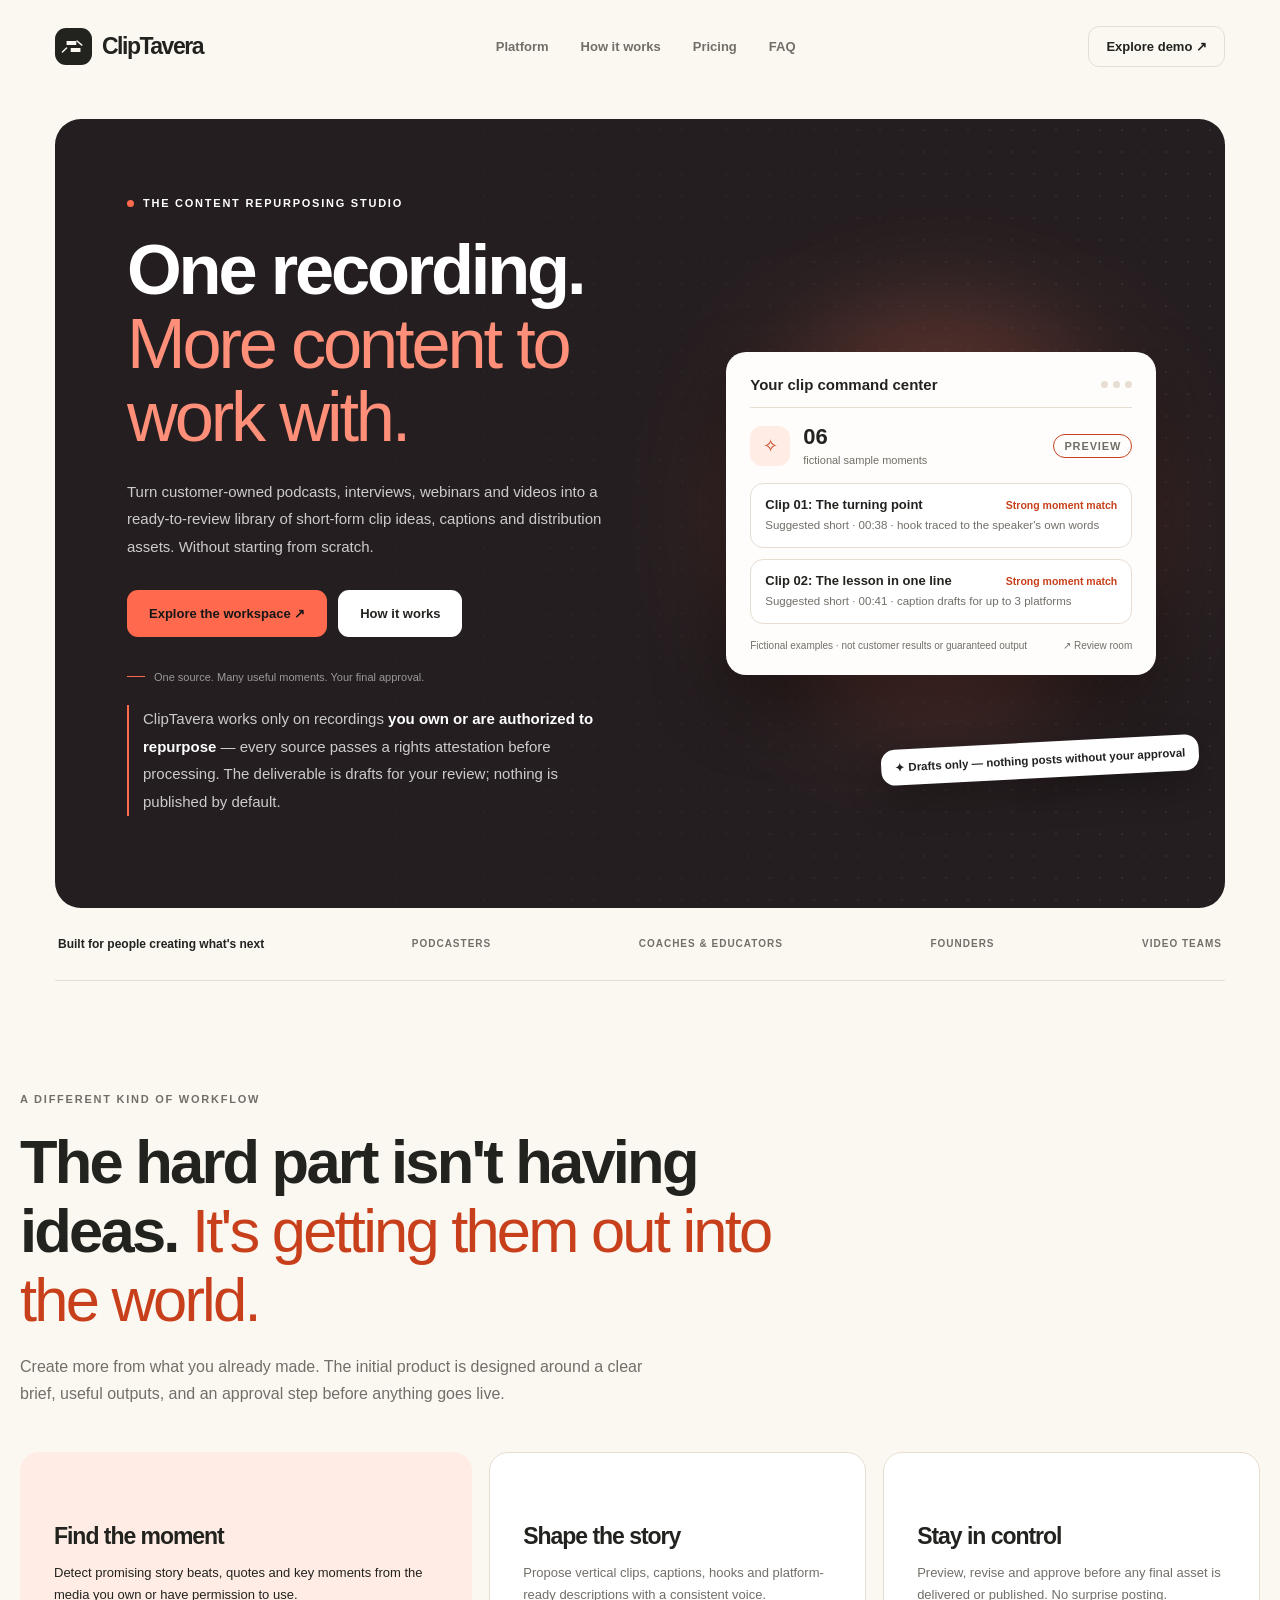
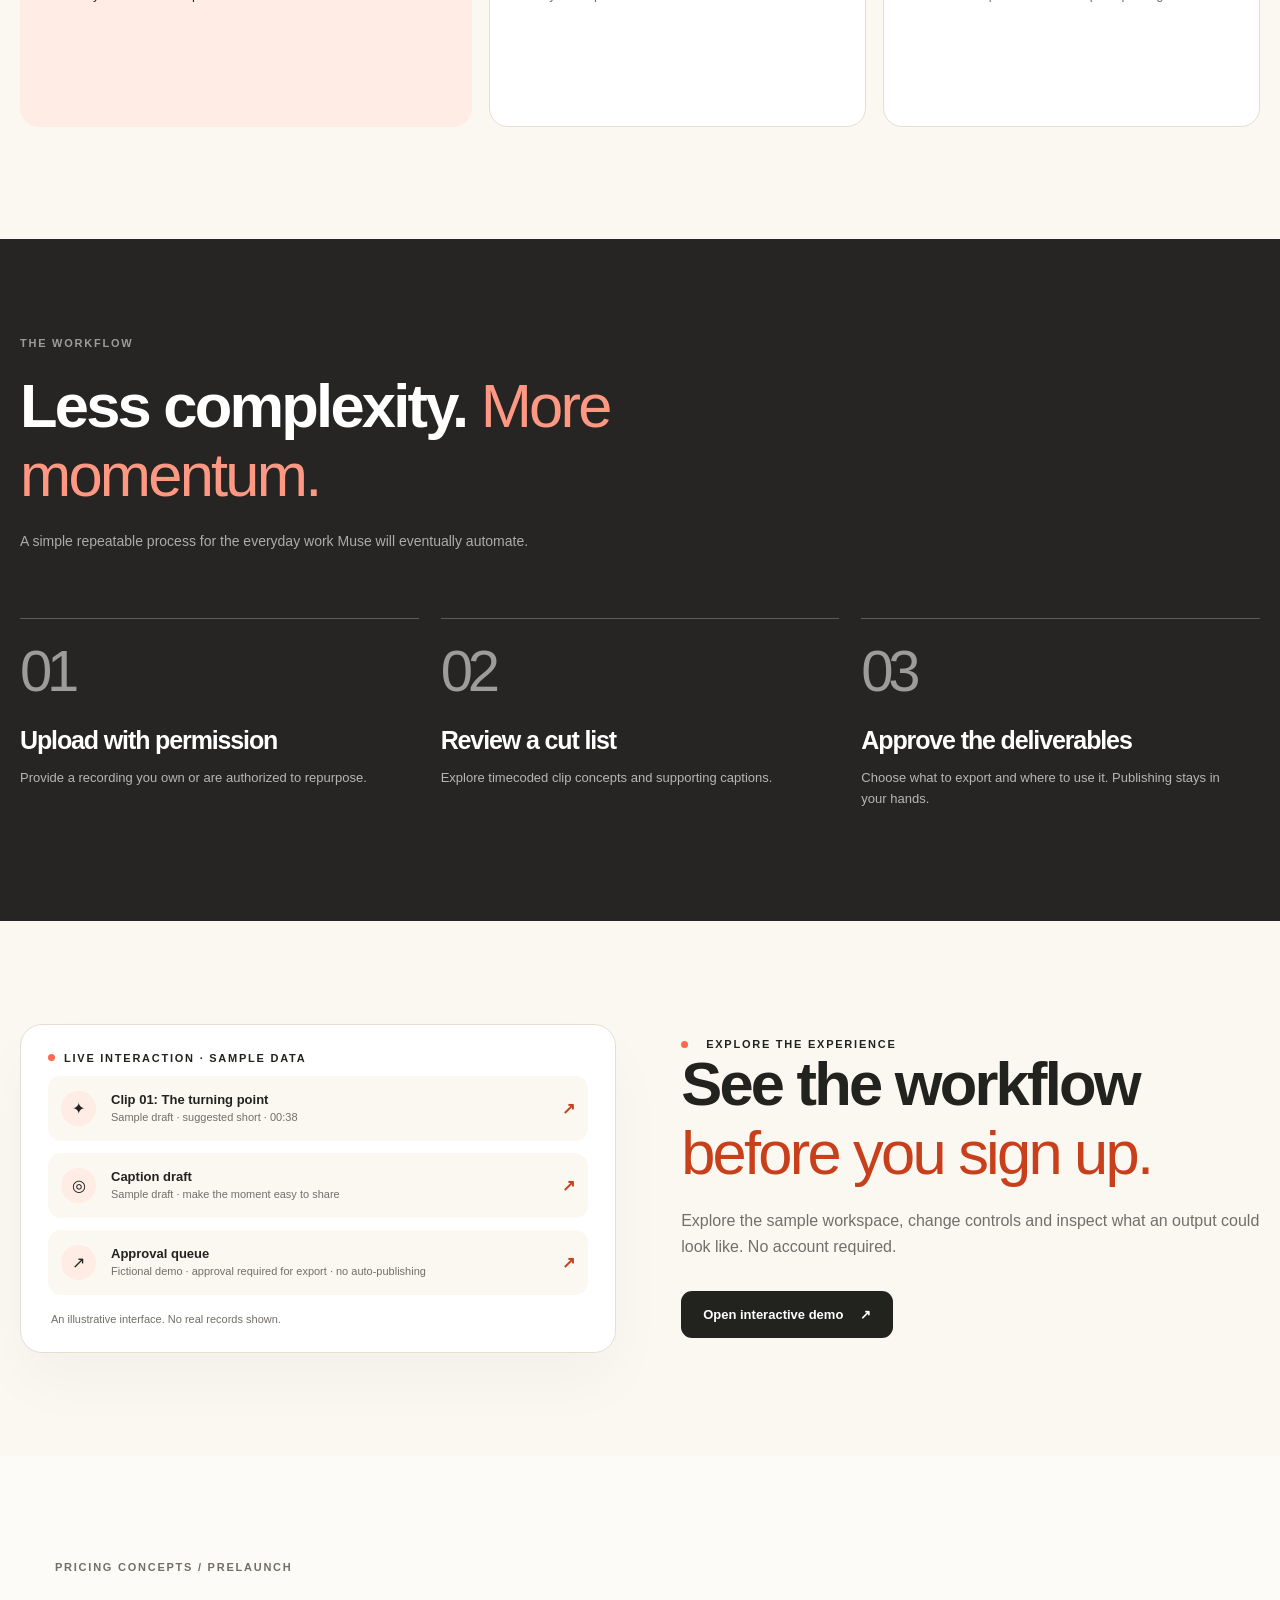
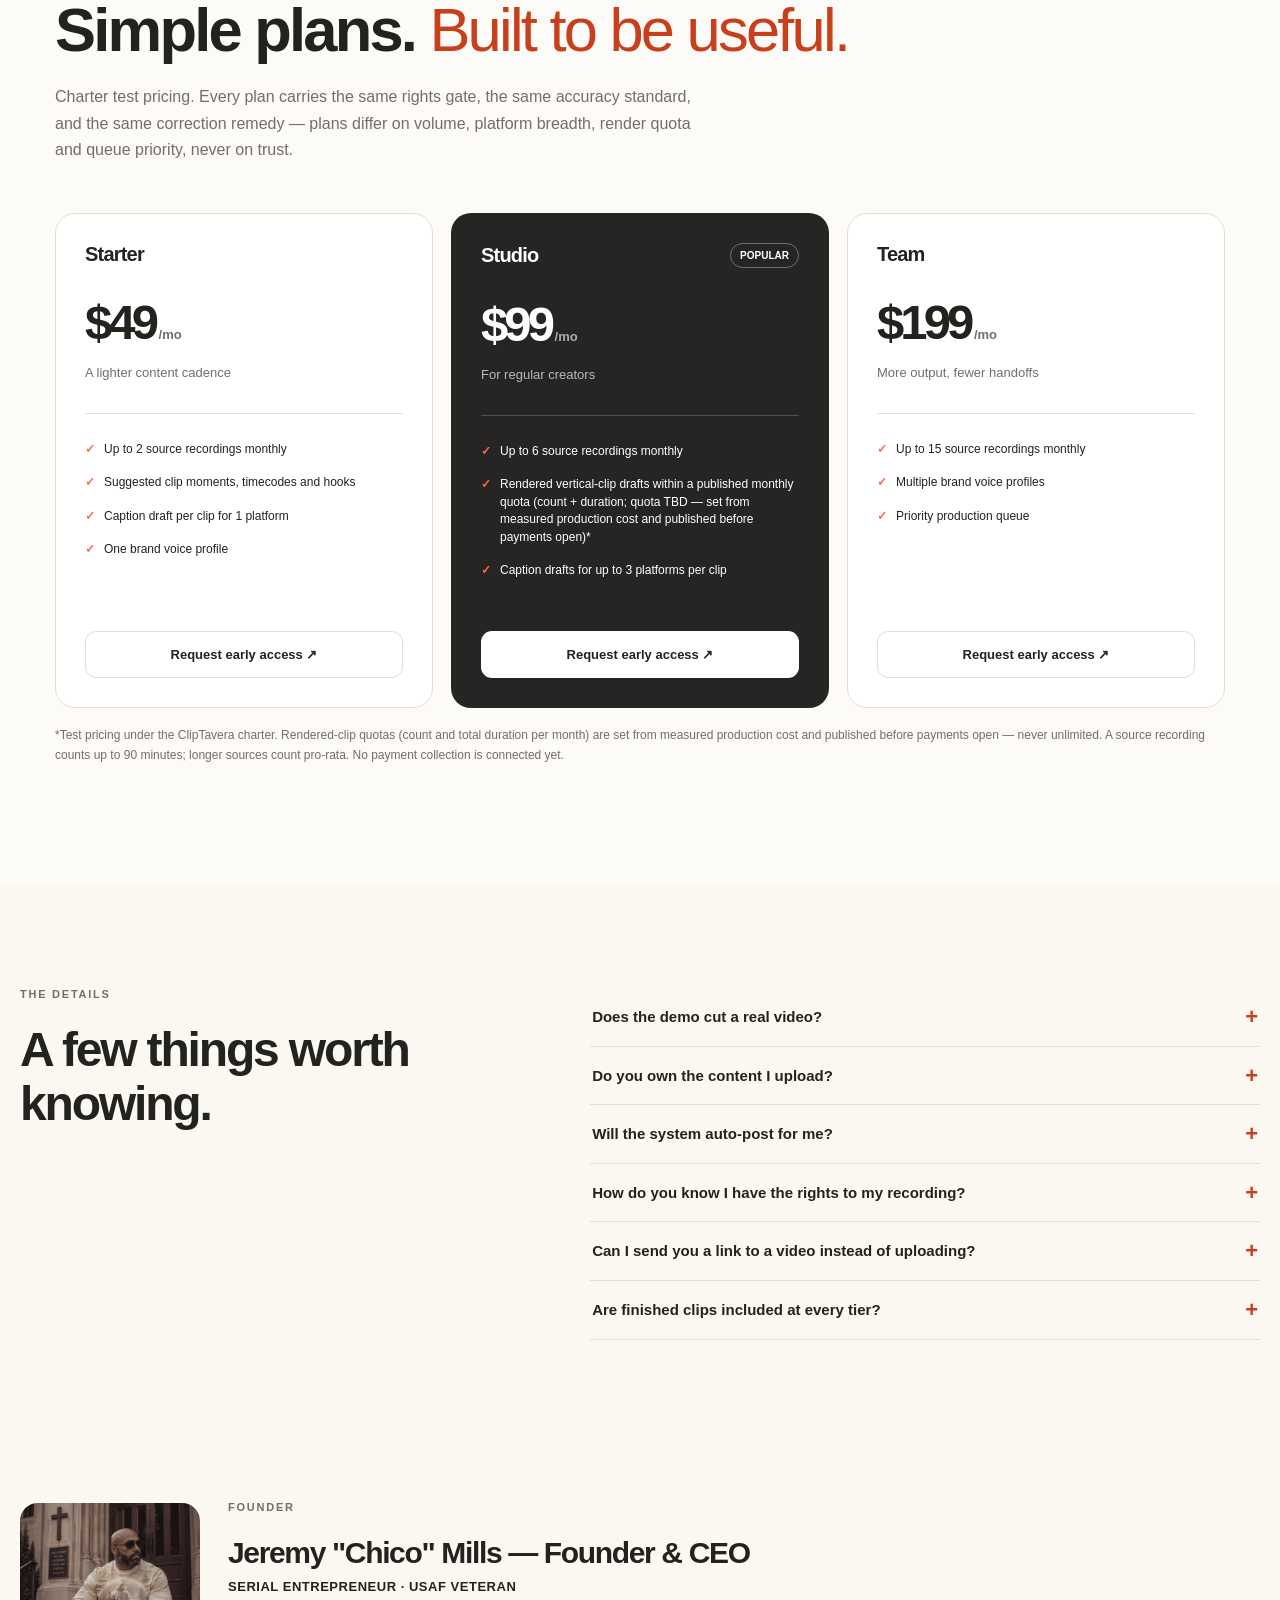
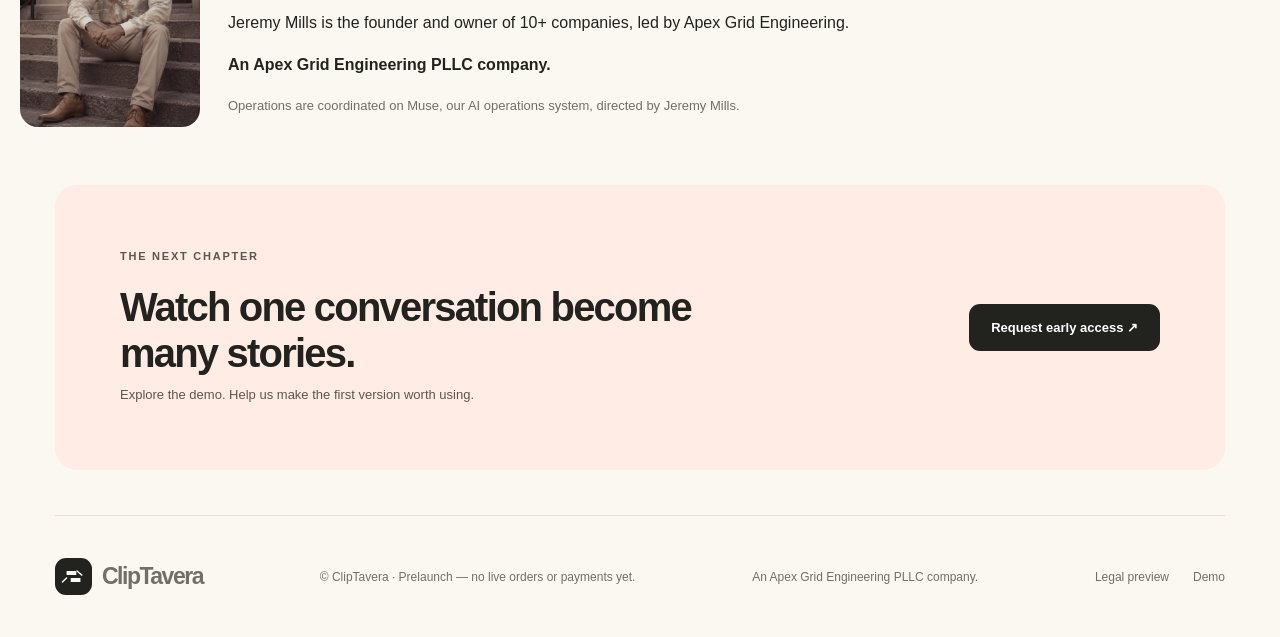
<file: index.html>
<!doctype html><html lang="en"><head><meta charset="utf-8"><meta name="viewport" content="width=device-width,initial-scale=1"><meta name="robots" content="index,follow"><meta name="theme-color" content="#1d2734"><meta name="description" content="Turn your own long-form recordings into short-form content drafts. Upload an eligible recording you own, review source-traced clip moments, hooks and caption drafts, and approve the work you want to export. You stay in control — nothing is posted automatically."><meta property="og:type" content="website"><meta property="og:title" content="ClipTavera — Content repurposing"><meta property="og:description" content="Turn customer-owned podcasts, interviews, webinars and videos into a ready-to-review library of short-form clip ideas, captions and distribution assets. Without starting from scratch.">
<meta property="og:url" content="https://cliptavera.com/">
<meta property="og:image" content="https://cliptavera.com/assets/logo-512.png">
<meta name="twitter:card" content="summary">
<meta name="twitter:title" content="ClipTavera — Content repurposing">
<meta name="twitter:description" content="Turn customer-owned podcasts, interviews, webinars and videos into a ready-to-review library of short-form clip ideas, captions and distribution assets. Without starting from scratch."><title>ClipTavera — One Recording. More Content to Work With.</title><link rel="canonical" href="https://cliptavera.com/">
<link rel="icon" type="image/svg+xml" href="assets/favicon.svg">
<script type="application/ld+json">{"@context":"https://schema.org","@type":"Organization","name":"ClipTavera","url":"https://cliptavera.com/","email":"info@cliptavera.com","parentOrganization":{"@type":"Organization","name":"Apex Grid Engineering PLLC"},"founder":{"@type":"Person","name":"Jeremy \"Chico\" Mills","jobTitle":"Founder & CEO","url":"https://apexgrideng.com/about"},"description":"ClipTavera turns customer-owned long-form recordings into short-form clip drafts, hooks and captions for the customer to review and approve. Customer-owned media only; nothing is posted automatically."}</script><link rel="stylesheet" href="assets/site.css"><script defer src="assets/site.js"></script><script type="application/ld+json">{"@context": "https://schema.org", "@type": "FAQPage", "mainEntity": [{"@type": "Question", "name": "Does the demo cut a real video?", "acceptedAnswer": {"@type": "Answer", "text": "No. The demo explores an illustrative clip review workflow. Video ingestion, transcription, editing and rendering require production services."}}, {"@type": "Question", "name": "Do you own the content I upload?", "acceptedAnswer": {"@type": "Answer", "text": "No ownership transfer is intended. Production terms must specify limited processing permission for customer-provided media and deletion rules."}}, {"@type": "Question", "name": "Will the system auto-post for me?", "acceptedAnswer": {"@type": "Answer", "text": "Not in the initial plan. Any external publishing requires explicit connection and approval."}}, {"@type": "Question", "name": "How do you know I have the rights to my recording?", "acceptedAnswer": {"@type": "Answer", "text": "You tell us, in a structured attestation for every source: what it is, when it was recorded, your rights basis, every guest or third party in it, and the music or other third-party material it contains, with the basis for each. Processing does not start until that attestation is complete. We do not certify your rights claim, and we cannot detect hidden rights problems — if a source looks wrong, we return it unprocessed rather than guess."}}, {"@type": "Question", "name": "Can I send you a link to a video instead of uploading?", "acceptedAnswer": {"@type": "Answer", "text": "Not as a way around the rights gate. ClipTavera never scrapes or rips third-party content. A link is only ever used where it points to your own recording and a platform-permitted method can retrieve it — the same attestation still applies."}}, {"@type": "Question", "name": "Are finished clips included at every tier?", "acceptedAnswer": {"@type": "Answer", "text": "Clip drafts, hooks and captions are the core deliverable at every tier. Rendered vertical-clip drafts are included on Studio and Team within a published monthly quota that is set from measured production cost before payments open."}}]}</script></head><body data-site="cliptavera" class="creator"><a class="skip" href="#main">Skip to content</a><div class="wrap"><nav class="nav"><a class="logo" href="index.html" aria-label="ClipTavera home"><span class="logo-symbol"><svg viewBox="0 0 36 36" fill="none" aria-hidden="true"><path d="M8 10h14v6H8zM14 20h14v6H14z" fill="currentColor"/><path d="M23 10 30 16M8 20l-6 6" stroke="currentColor" stroke-width="2" stroke-linecap="round"/></svg></span>ClipTavera</a><div class="navlinks"><a href="index.html#platform">Platform</a><a href="index.html#how">How it works</a><a href="index.html#pricing">Pricing</a><a href="index.html#faq">FAQ</a></div><div class="nav-cta"><a href="demo.html" class="btn ghost btn-sm">Explore demo ↗</a><button class="mobilebtn" id="mobile-toggle" aria-label="Toggle navigation" aria-expanded="false">☰</button></div></nav><div class="mobile-menu" id="mobile-menu"><a href="index.html#platform">Platform</a><a href="index.html#how">How it works</a><a href="index.html#pricing">Pricing</a><a href="demo.html">Open demo</a></div></div><main id="main"><div class="wrap"><section class="hero"><div class="hero-frame"><div class="hero-copy"><div class="eyebrow">THE CONTENT REPURPOSING STUDIO</div><h1>One recording. <i>More content to work with.</i></h1><p>Turn customer-owned podcasts, interviews, webinars and videos into a ready-to-review library of short-form clip ideas, captions and distribution assets. Without starting from scratch.</p><div class="hero-acts"><a class="btn fancy" href="demo.html">Explore the workspace ↗</a><a class="btn light" href="#how">How it works</a></div><div class="hero-note"><span></span>One source. Many useful moments. Your final approval.</div><p class="hero-scope">ClipTavera works only on recordings <strong>you own or are authorized to repurpose</strong> — every source passes a rights attestation before processing. The deliverable is drafts for your review; nothing is published by default.</p></div><div class="hero-art" aria-label="Illustrative platform preview"><div class="dashboard-card"><div class="dashboard-top"><strong>Your clip command center</strong><div class="mini-dots" aria-hidden="true"><i></i><i></i><i></i></div></div><div class="match-summary"><div class="summary-icon">✧</div><div><strong>06</strong><br><span>fictional sample moments</span></div><span style="margin-left:auto" class="sample-tag">PREVIEW</span></div><div class="grant-result"><div class="grant-head"><strong>Clip 01: The turning point</strong><span class="score">Strong moment match</span></div><p>Suggested short · 00:38 · hook traced to the speaker's own words</p></div><div class="grant-result"><div class="grant-head"><strong>Clip 02: The lesson in one line</strong><span class="score">Strong moment match</span></div><p>Suggested short · 00:41 · caption drafts for up to 3 platforms</p></div><div class="panel-foot"><span>Fictional examples · not customer results or guaranteed output</span><span>↗ Review room</span></div></div><div class="floating-note">✦ Drafts only — nothing posts without your approval</div></div></div></section><div class="proof"><strong>Built for people creating what's next</strong><span>PODCASTERS</span><span>COACHES &amp; EDUCATORS</span><span>FOUNDERS</span><span>VIDEO TEAMS</span></div></div>
<section class="section wrap" id="platform"><span class="kicker">A DIFFERENT KIND OF WORKFLOW</span><h2 class="section-title">The hard part isn't having ideas. <i>It's getting them out into the world.</i></h2><p class="section-intro">Create more from what you already made. The initial product is designed around a clear brief, useful outputs, and an approval step before anything goes live.</p><div class="feature-grid"><article class="feat"><h3>Find the moment</h3><p>Detect promising story beats, quotes and key moments from the media you own or have permission to use.</p></article><article class="feat"><h3>Shape the story</h3><p>Propose vertical clips, captions, hooks and platform-ready descriptions with a consistent voice.</p></article><article class="feat"><h3>Stay in control</h3><p>Preview, revise and approve before any final asset is delivered or published. No surprise posting.</p></article></div></section>
<section class="band" id="how"><div class="wrap bandinner"><span class="kicker">THE WORKFLOW</span><h2 class="section-title">Less complexity. <i>More momentum.</i></h2><p style="color:#ffffff9e;max-width:570px;font-size:14px">A simple repeatable process for the everyday work Muse will eventually automate.</p><div class="steps"><article class="step"><span class="number">01</span><h3>Upload with permission</h3><p>Provide a recording you own or are authorized to repurpose.</p></article><article class="step"><span class="number">02</span><h3>Review a cut list</h3><p>Explore timecoded clip concepts and supporting captions.</p></article><article class="step"><span class="number">03</span><h3>Approve the deliverables</h3><p>Choose what to export and where to use it. Publishing stays in your hands.</p></article></div></div></section>
<section class="demo-strip wrap"><div class="demo-visual"><div class="eyebrow">LIVE INTERACTION · SAMPLE DATA</div><div class="row-demo"><span class="circle">✦</span><span class="txt"><strong>Clip 01: The turning point</strong><small>Sample draft · suggested short · 00:38</small></span><strong>↗</strong></div><div class="row-demo"><span class="circle">◎</span><span class="txt"><strong>Caption draft</strong><small>Sample draft · make the moment easy to share</small></span><strong>↗</strong></div><div class="row-demo"><span class="circle">↗</span><span class="txt"><strong>Approval queue</strong><small>Fictional demo · approval required for export · no auto-publishing</small></span><strong>↗</strong></div><div class="demo-note">An illustrative interface. No real records shown.</div></div><div class="section-head"><span class="eyebrow"><span class="dot"></span>EXPLORE THE EXPERIENCE</span><h2 class="section-title">See the workflow <i>before you sign up.</i></h2><p class="section-intro">Explore the sample workspace, change controls and inspect what an output could look like. No account required.</p><a class="btn primary" style="margin-top:14px" href="demo.html">Open interactive demo <span aria-hidden="true">↗</span></a></div></section>
<section class="price-section" id="pricing"><div class="wrap"><span class="kicker">PRICING CONCEPTS / PRELAUNCH</span><h2 class="section-title">Simple plans. <i>Built to be useful.</i></h2><p class="section-intro">Charter test pricing. Every plan carries the same rights gate, the same accuracy standard, and the same correction remedy — plans differ on volume, platform breadth, render quota and queue priority, never on trust.</p><div class="price-grid"><article class="price-card "><div class="row"><h3>Starter</h3></div><div style="margin-top:28px" class="pricetag">$49<small> /mo</small></div><p>A lighter content cadence</p><ul><li>Up to 2 source recordings monthly</li><li>Suggested clip moments, timecodes and hooks</li><li>Caption draft per clip for 1 platform</li><li>One brand voice profile</li></ul><button class="btn ghost" data-interest="Starter">Request early access ↗</button></article><article class="price-card popular"><div class="row"><h3>Studio</h3><span class="tag">POPULAR</span></div><div style="margin-top:28px" class="pricetag">$99<small> /mo</small></div><p>For regular creators</p><ul><li>Up to 6 source recordings monthly</li><li>Rendered vertical-clip drafts within a published monthly quota (count + duration; quota TBD — set from measured production cost and published before payments open)*</li><li>Caption drafts for up to 3 platforms per clip</li></ul><button class="btn light" data-interest="Studio">Request early access ↗</button></article><article class="price-card "><div class="row"><h3>Team</h3></div><div style="margin-top:28px" class="pricetag">$199<small> /mo</small></div><p>More output, fewer handoffs</p><ul><li>Up to 15 source recordings monthly</li><li>Multiple brand voice profiles</li><li>Priority production queue</li></ul><button class="btn ghost" data-interest="Team">Request early access ↗</button></article></div><p class="disclosure">*Test pricing under the ClipTavera charter. Rendered-clip quotas (count and total duration per month) are set from measured production cost and published before payments open — never unlimited. A source recording counts up to 90 minutes; longer sources count pro-rata. No payment collection is connected yet.</p></div></section>
<section class="wrap faq-wrap" id="faq"><div><span class="kicker">THE DETAILS</span><h2 class="section-title">A few things worth knowing.</h2></div><div class="faq"><details><summary>Does the demo cut a real video?</summary><p>No. The demo explores an illustrative clip review workflow. Video ingestion, transcription, editing and rendering require production services.</p></details><details><summary>Do you own the content I upload?</summary><p>No ownership transfer is intended. Production terms must specify limited processing permission for customer-provided media and deletion rules.</p></details><details><summary>Will the system auto-post for me?</summary><p>Not in the initial plan. Any external publishing requires explicit connection and approval.</p></details><details><summary>How do you know I have the rights to my recording?</summary><p>You tell us, in a structured attestation for every source: what it is, when it was recorded, your rights basis, every guest or third party in it, and the music or other third-party material it contains, with the basis for each. Processing does not start until that attestation is complete. We do not certify your rights claim, and we cannot detect hidden rights problems — if a source looks wrong, we return it unprocessed rather than guess.</p></details><details><summary>Can I send you a link to a video instead of uploading?</summary><p>Not as a way around the rights gate. ClipTavera never scrapes or rips third-party content. A link is only ever used where it points to your own recording and a platform-permitted method can retrieve it — the same attestation still applies.</p></details><details><summary>Are finished clips included at every tier?</summary><p>Clip drafts, hooks and captions are the core deliverable at every tier. Rendered vertical-clip drafts are included on Studio and Team within a published monthly quota that is set from measured production cost before payments open.</p></details></div></section><section class="wrap founder-block" id="founder">
  <img class="founder-photo" src="assets/founder.webp" alt="Jeremy &quot;Chico&quot; Mills — Founder &amp; CEO" width="1000" height="1248" loading="lazy">
  <div class="founder-copy">
    <span class="kicker">FOUNDER</span>
    <h2 class="founder-name"><a href="https://apexgrideng.com/about">Jeremy &quot;Chico&quot; Mills — Founder &amp; CEO</a></h2>
    <p class="founder-descriptor">Serial entrepreneur · USAF veteran</p>
    <p>Jeremy Mills is the founder and owner of 10+ companies, led by Apex Grid Engineering.</p>
    <p class="founder-parent">An Apex Grid Engineering PLLC company.</p>
    <p class="ops-note">Operations are coordinated on Muse, our AI operations system, directed by Jeremy Mills.</p>
  </div>
</section>
<div class="wrap"><section class="last-cta"><div><span class="kicker">THE NEXT CHAPTER</span><h2>Watch one conversation become many stories.</h2><p>Explore the demo. Help us make the first version worth using.</p></div><button data-interest="Early access" class="btn primary">Request early access ↗</button></section></div></main>
<div class="wrap"><footer class="footer"><a class="logo" href="index.html"><span class="logo-symbol"><svg viewBox="0 0 36 36" fill="none" aria-hidden="true"><path d="M8 10h14v6H8zM14 20h14v6H14z" fill="currentColor"/><path d="M23 10 30 16M8 20l-6 6" stroke="currentColor" stroke-width="2" stroke-linecap="round"/></svg></span>ClipTavera</a><span>© ClipTavera · Prelaunch — no live orders or payments yet.</span><span class="footer-parent">An Apex Grid Engineering PLLC company.</span><div class="footerlinks"><a href="legal.html">Legal preview</a><a href="demo.html">Demo</a></div></footer></div><div id="interest-modal" class="modal-cover" aria-hidden="true"><div class="modal" role="dialog" aria-modal="true" aria-labelledby="interest-title"><button id="interest-close" class="close" aria-label="Close">×</button><span class="kicker">PRELAUNCH / UI DEMONSTRATION</span><h2 id="interest-title">A thoughtful start.</h2><p>This form demonstrates the proposed signup experience. It does not send, store or enroll anyone. Muse must connect an approved secure endpoint before activating it.</p><form id="interest-form"><label for="interest-name">Name</label><input id="interest-name" type="text" placeholder="Name" maxlength="100" required><label for="interest-email">Work email</label><input id="interest-email" type="email" placeholder="hello@example.com" required><label for="plan-select">Interested plan</label><select id="plan-select"><option>Early access</option><option>Starter</option><option>Studio</option><option>Team</option></select><button class="btn primary" type="submit">Preview submission ↗</button><div id="form-result" class="alert" role="status" style="margin-top:14px">No data leaves this page.</div></form></div></div></body></html>
</file>
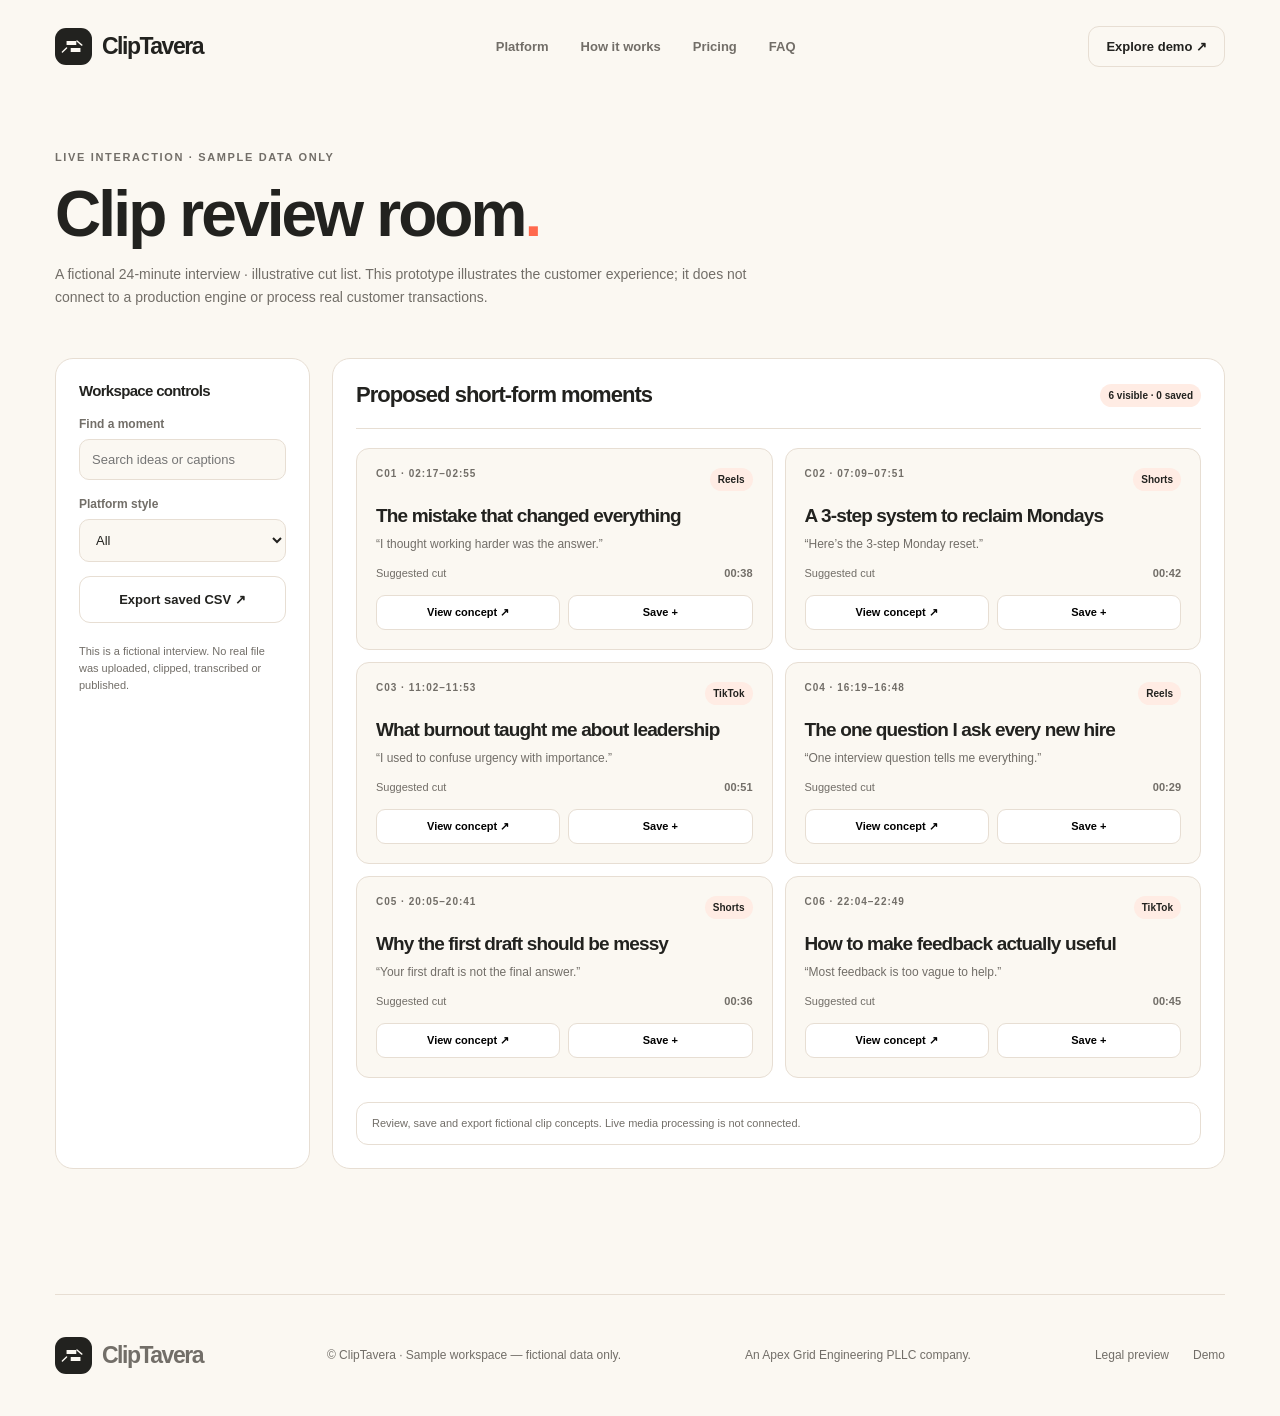
<file: demo.html>
<!doctype html><html lang="en"><head><meta charset="utf-8"><meta name="viewport" content="width=device-width,initial-scale=1"><meta name="robots" content="index,follow"><meta name="theme-color" content="#1d2734"><meta name="description" content="Explore the ClipTavera interactive demo — a fictional clip review room showing how source-traced clip moments, hooks and caption drafts are reviewed, saved and approved before export. Sample data only; no real media is processed."><meta property="og:type" content="website"><meta property="og:title" content="ClipTavera — Content repurposing"><meta property="og:description" content="Explore the ClipTavera interactive demo — a fictional clip review room showing how source-traced clip moments, hooks and caption drafts are reviewed, saved and approved before export. Sample data only; no real media is processed.">
<meta property="og:url" content="https://cliptavera.com/demo.html">
<meta property="og:image" content="https://cliptavera.com/assets/logo-512.png">
<meta name="twitter:card" content="summary">
<meta name="twitter:title" content="ClipTavera — Content repurposing">
<meta name="twitter:description" content="Explore the ClipTavera interactive demo — a fictional clip review room showing how source-traced clip moments, hooks and caption drafts are reviewed, saved and approved before export. Sample data only; no real media is processed."><title>ClipTavera — Interactive demo</title><link rel="canonical" href="https://cliptavera.com/demo.html">
<link rel="icon" type="image/svg+xml" href="assets/favicon.svg"><link rel="stylesheet" href="assets/site.css"><script defer src="assets/site.js"></script></head><body class="creator demo-page" data-site="cliptavera"><a class="skip" href="#main">Skip to content</a><div class="wrap"><nav class="nav"><a class="logo" href="index.html" aria-label="ClipTavera home"><span class="logo-symbol"><svg viewBox="0 0 36 36" fill="none" aria-hidden="true"><path d="M8 10h14v6H8zM14 20h14v6H14z" fill="currentColor"/><path d="M23 10 30 16M8 20l-6 6" stroke="currentColor" stroke-width="2" stroke-linecap="round"/></svg></span>ClipTavera</a><div class="navlinks"><a href="index.html#platform">Platform</a><a href="index.html#how">How it works</a><a href="index.html#pricing">Pricing</a><a href="index.html#faq">FAQ</a></div><div class="nav-cta"><a href="demo.html" class="btn ghost btn-sm">Explore demo ↗</a><button class="mobilebtn" id="mobile-toggle" aria-label="Toggle navigation" aria-expanded="false">☰</button></div></nav><div class="mobile-menu" id="mobile-menu"><a href="index.html#platform">Platform</a><a href="index.html#how">How it works</a><a href="index.html#pricing">Pricing</a><a href="demo.html">Open demo</a></div></div><main id="main" class="wrap"><section class="demo-head"><span class="mini">LIVE INTERACTION · SAMPLE DATA ONLY</span><h1>Clip review room<span style="color:var(--hot)">.</span></h1><p>A fictional 24-minute interview · illustrative cut list. This prototype illustrates the customer experience; it does not connect to a production engine or process real customer transactions.</p></section><div class="demo-layout"><aside class="sidebar"><h2>Workspace controls</h2><label for="search">Find a moment</label><input class="control" id="search" placeholder="Search ideas or captions"><label for="platform">Platform style</label><select id="platform" class="control"><option>All</option><option>Reels</option><option>Shorts</option><option>TikTok</option></select><button class="btn ghost" id="export">Export saved CSV ↗</button><p class="smallprint">This is a fictional interview. No real file was uploaded, clipped, transcribed or published.</p></aside><section class="workspace" aria-label="Interactive demo"><div class="workspace-top"><h2>Proposed short-form moments</h2><span class="pill"><span id="clip-count">6</span> visible · <span id="saved-count">0</span> saved</span></div><div id="clip-grid" class="record-grid"></div><div id="demo-status" class="site-notice" role="status">Review, save and export fictional clip concepts. Live media processing is not connected.</div></section></div></main><div class="wrap"><footer class="footer"><a class="logo" href="index.html"><span class="logo-symbol"><svg viewBox="0 0 36 36" fill="none" aria-hidden="true"><path d="M8 10h14v6H8zM14 20h14v6H14z" fill="currentColor"/><path d="M23 10 30 16M8 20l-6 6" stroke="currentColor" stroke-width="2" stroke-linecap="round"/></svg></span>ClipTavera</a><span>© ClipTavera · Sample workspace — fictional data only.</span><span class="footer-parent">An Apex Grid Engineering PLLC company.</span><div class="footerlinks"><a href="legal.html">Legal preview</a><a href="demo.html">Demo</a></div></footer></div><div class="detail-box" id="detail-box"><div class="detail-panel"><button class="close" id="detail-close" aria-label="Close details">×</button><span class="kicker">CLIP CONCEPT</span><h2 id="detail-title"></h2><div class="note-box" id="detail-copy"></div></div></div></body></html>
</file>
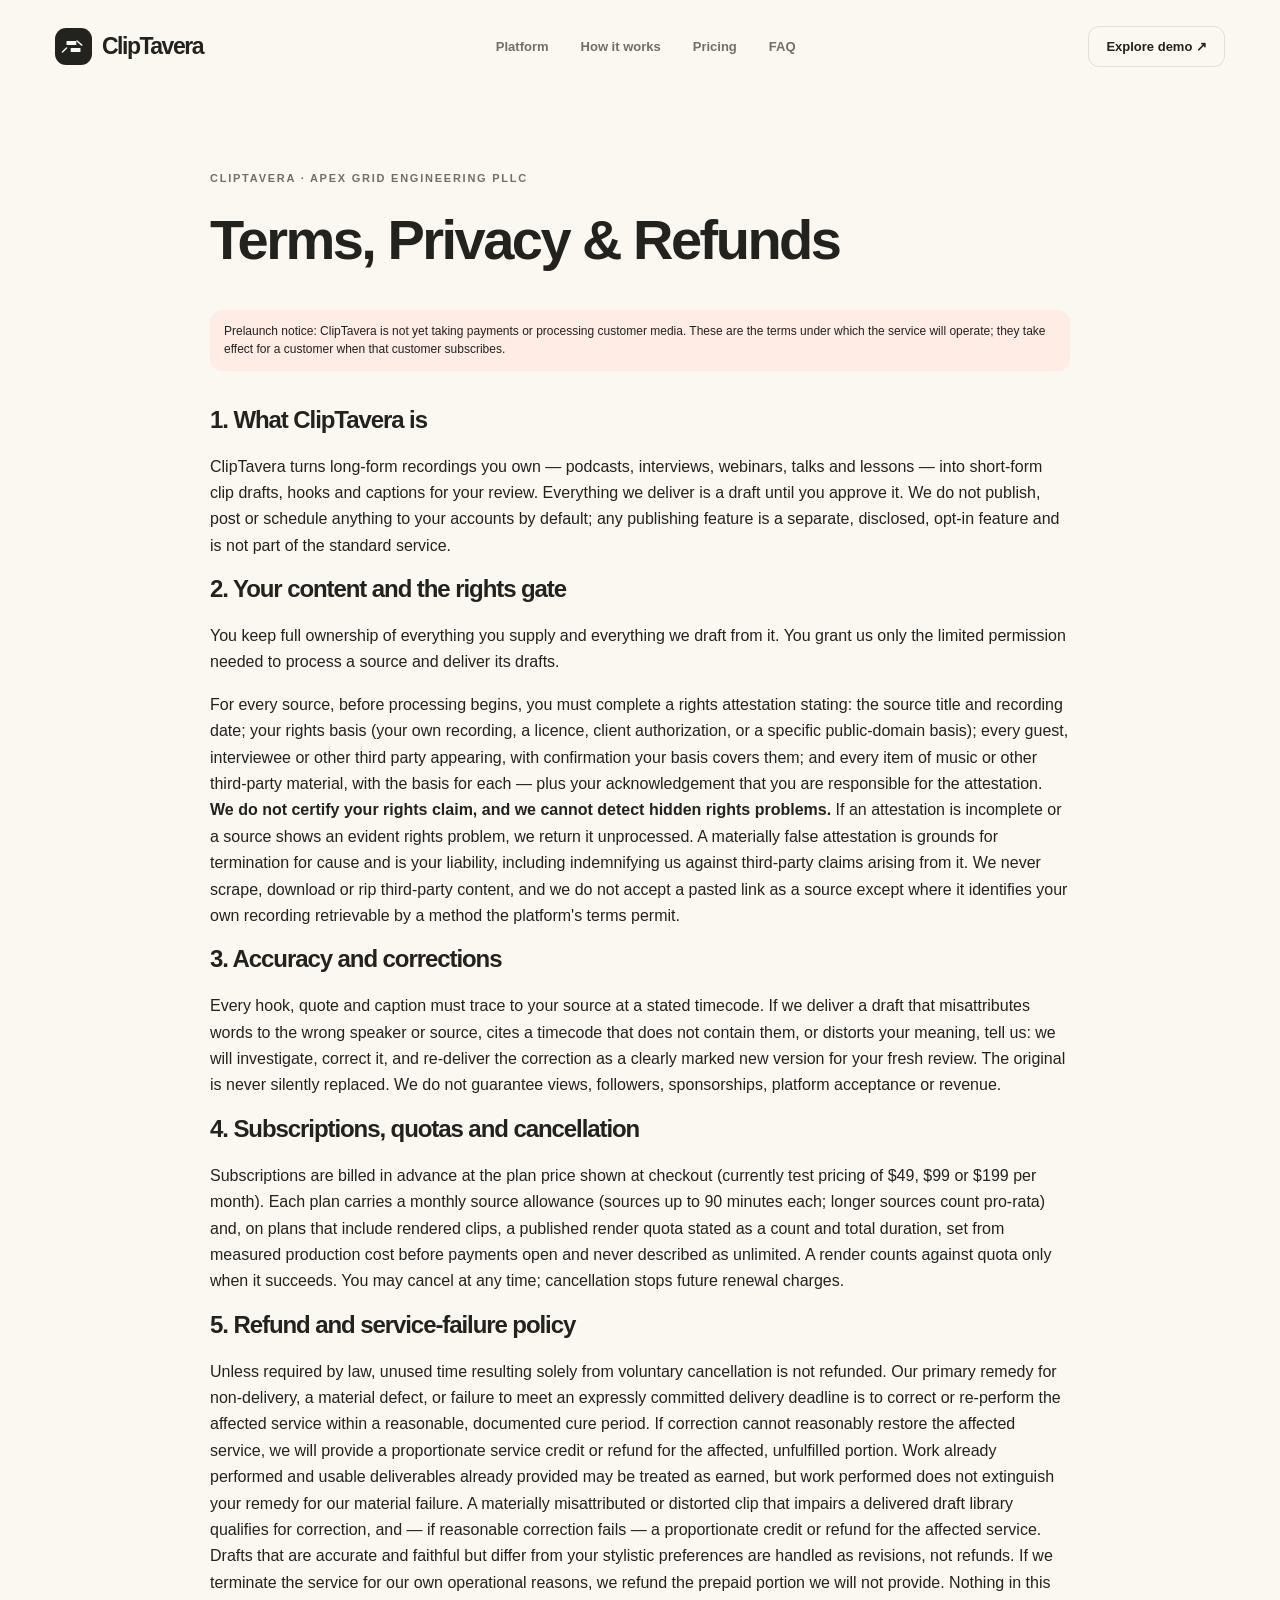
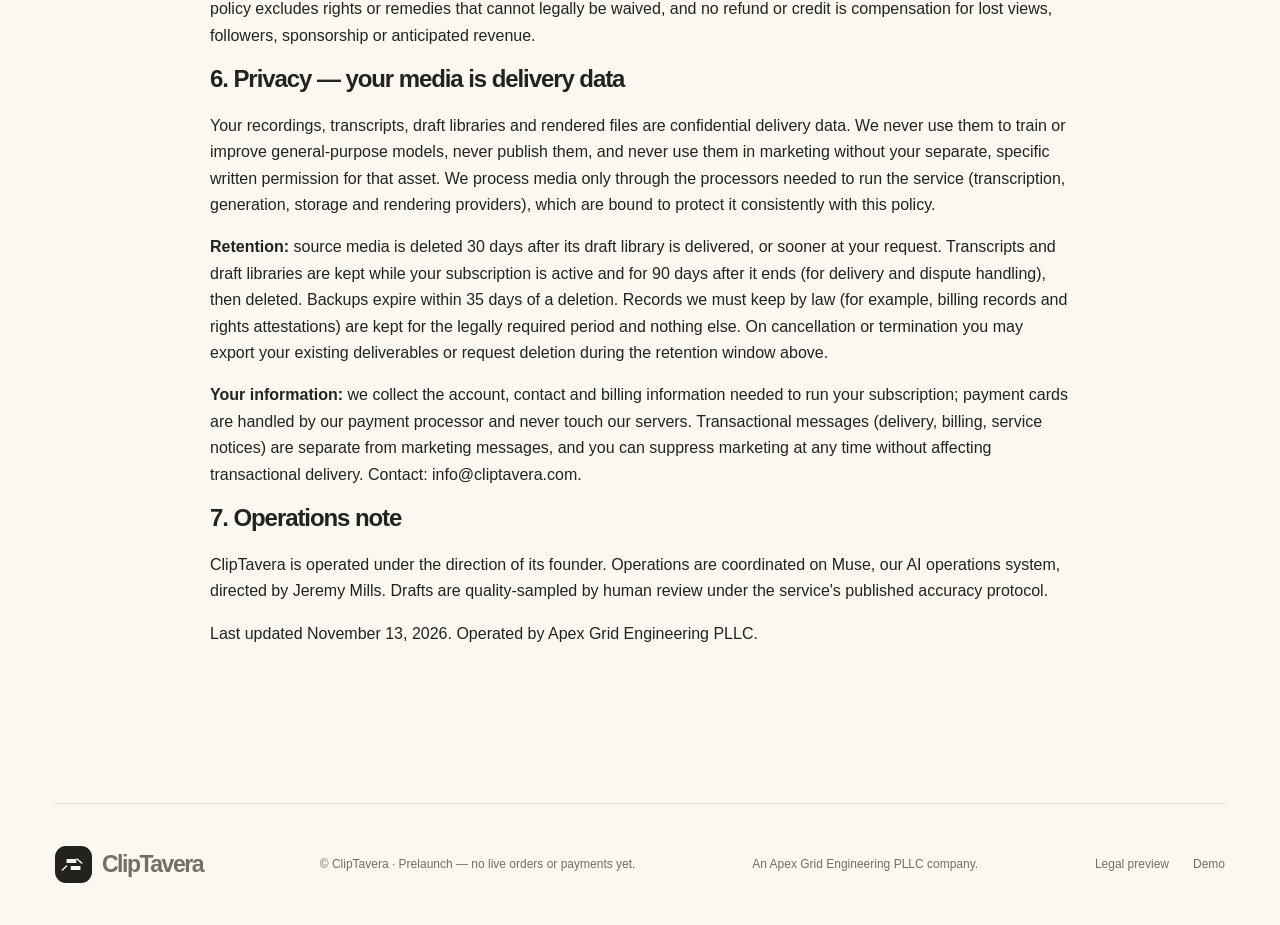
<file: legal.html>
<!doctype html><html lang="en"><head><meta charset="utf-8"><meta name="viewport" content="width=device-width,initial-scale=1"><meta name="robots" content="index,follow"><meta name="theme-color" content="#1d2734"><meta name="description" content="ClipTavera's Terms, Privacy & Refunds: the rights attestation for customer-owned recordings, accuracy and correction commitments, subscriptions and render quotas, the refund policy, and how your media is handled, retained and deleted."><meta property="og:type" content="website"><meta property="og:title" content="ClipTavera — Content repurposing"><meta property="og:description" content="ClipTavera's Terms, Privacy & Refunds: the rights attestation for customer-owned recordings, accuracy and correction commitments, subscriptions and render quotas, the refund policy, and how your media is handled, retained and deleted.">
<meta property="og:url" content="https://cliptavera.com/legal.html">
<meta property="og:image" content="https://cliptavera.com/assets/logo-512.png">
<meta name="twitter:card" content="summary">
<meta name="twitter:title" content="ClipTavera — Content repurposing">
<meta name="twitter:description" content="ClipTavera's Terms, Privacy & Refunds: the rights attestation for customer-owned recordings, accuracy and correction commitments, subscriptions and render quotas, the refund policy, and how your media is handled, retained and deleted."><title>ClipTavera — Terms, Privacy &amp; Refunds</title><link rel="canonical" href="https://cliptavera.com/legal.html">
<link rel="icon" type="image/svg+xml" href="assets/favicon.svg"><link rel="stylesheet" href="assets/site.css"><script defer src="assets/site.js"></script></head><body class="creator" data-site="cliptavera"><a class="skip" href="#main">Skip to content</a><div class="wrap"><nav class="nav"><a class="logo" href="index.html" aria-label="ClipTavera home"><span class="logo-symbol"><svg viewBox="0 0 36 36" fill="none" aria-hidden="true"><path d="M8 10h14v6H8zM14 20h14v6H14z" fill="currentColor"/><path d="M23 10 30 16M8 20l-6 6" stroke="currentColor" stroke-width="2" stroke-linecap="round"/></svg></span>ClipTavera</a><div class="navlinks"><a href="index.html#platform">Platform</a><a href="index.html#how">How it works</a><a href="index.html#pricing">Pricing</a><a href="index.html#faq">FAQ</a></div><div class="nav-cta"><a href="demo.html" class="btn ghost btn-sm">Explore demo ↗</a><button class="mobilebtn" id="mobile-toggle" aria-label="Toggle navigation" aria-expanded="false">☰</button></div></nav><div class="mobile-menu" id="mobile-menu"><a href="index.html#platform">Platform</a><a href="index.html#how">How it works</a><a href="index.html#pricing">Pricing</a><a href="demo.html">Open demo</a></div></div><main id="main" class="wrap" style="max-width:930px;padding-top:80px;padding-bottom:95px"><span class="kicker">CLIPTAVERA · APEX GRID ENGINEERING PLLC</span><h1 style="font-size:56px">Terms, Privacy &amp; Refunds</h1><div class="alert" style="margin-bottom:35px">Prelaunch notice: ClipTavera is not yet taking payments or processing customer media. These are the terms under which the service will operate; they take effect for a customer when that customer subscribes.</div>
<h2>1. What ClipTavera is</h2><p>ClipTavera turns long-form recordings you own — podcasts, interviews, webinars, talks and lessons — into short-form clip drafts, hooks and captions for your review. Everything we deliver is a draft until you approve it. We do not publish, post or schedule anything to your accounts by default; any publishing feature is a separate, disclosed, opt-in feature and is not part of the standard service.</p>
<h2>2. Your content and the rights gate</h2><p>You keep full ownership of everything you supply and everything we draft from it. You grant us only the limited permission needed to process a source and deliver its drafts.</p><p>For every source, before processing begins, you must complete a rights attestation stating: the source title and recording date; your rights basis (your own recording, a licence, client authorization, or a specific public-domain basis); every guest, interviewee or other third party appearing, with confirmation your basis covers them; and every item of music or other third-party material, with the basis for each — plus your acknowledgement that you are responsible for the attestation. <strong>We do not certify your rights claim, and we cannot detect hidden rights problems.</strong> If an attestation is incomplete or a source shows an evident rights problem, we return it unprocessed. A materially false attestation is grounds for termination for cause and is your liability, including indemnifying us against third-party claims arising from it. We never scrape, download or rip third-party content, and we do not accept a pasted link as a source except where it identifies your own recording retrievable by a method the platform's terms permit.</p>
<h2>3. Accuracy and corrections</h2><p>Every hook, quote and caption must trace to your source at a stated timecode. If we deliver a draft that misattributes words to the wrong speaker or source, cites a timecode that does not contain them, or distorts your meaning, tell us: we will investigate, correct it, and re-deliver the correction as a clearly marked new version for your fresh review. The original is never silently replaced. We do not guarantee views, followers, sponsorships, platform acceptance or revenue.</p>
<h2>4. Subscriptions, quotas and cancellation</h2><p>Subscriptions are billed in advance at the plan price shown at checkout (currently test pricing of $49, $99 or $199 per month). Each plan carries a monthly source allowance (sources up to 90 minutes each; longer sources count pro-rata) and, on plans that include rendered clips, a published render quota stated as a count and total duration, set from measured production cost before payments open and never described as unlimited. A render counts against quota only when it succeeds. You may cancel at any time; cancellation stops future renewal charges.</p>
<h2>5. Refund and service-failure policy</h2><p>Unless required by law, unused time resulting solely from voluntary cancellation is not refunded. Our primary remedy for non-delivery, a material defect, or failure to meet an expressly committed delivery deadline is to correct or re-perform the affected service within a reasonable, documented cure period. If correction cannot reasonably restore the affected service, we will provide a proportionate service credit or refund for the affected, unfulfilled portion. Work already performed and usable deliverables already provided may be treated as earned, but work performed does not extinguish your remedy for our material failure. A materially misattributed or distorted clip that impairs a delivered draft library qualifies for correction, and — if reasonable correction fails — a proportionate credit or refund for the affected service. Drafts that are accurate and faithful but differ from your stylistic preferences are handled as revisions, not refunds. If we terminate the service for our own operational reasons, we refund the prepaid portion we will not provide. Nothing in this policy excludes rights or remedies that cannot legally be waived, and no refund or credit is compensation for lost views, followers, sponsorship or anticipated revenue.</p>
<h2>6. Privacy — your media is delivery data</h2><p>Your recordings, transcripts, draft libraries and rendered files are confidential delivery data. We never use them to train or improve general-purpose models, never publish them, and never use them in marketing without your separate, specific written permission for that asset. We process media only through the processors needed to run the service (transcription, generation, storage and rendering providers), which are bound to protect it consistently with this policy.</p><p><strong>Retention:</strong> source media is deleted 30 days after its draft library is delivered, or sooner at your request. Transcripts and draft libraries are kept while your subscription is active and for 90 days after it ends (for delivery and dispute handling), then deleted. Backups expire within 35 days of a deletion. Records we must keep by law (for example, billing records and rights attestations) are kept for the legally required period and nothing else. On cancellation or termination you may export your existing deliverables or request deletion during the retention window above.</p><p><strong>Your information:</strong> we collect the account, contact and billing information needed to run your subscription; payment cards are handled by our payment processor and never touch our servers. Transactional messages (delivery, billing, service notices) are separate from marketing messages, and you can suppress marketing at any time without affecting transactional delivery. Contact: info@cliptavera.com.</p>
<h2>7. Operations note</h2><p>ClipTavera is operated under the direction of its founder. Operations are coordinated on Muse, our AI operations system, directed by Jeremy Mills. Drafts are quality-sampled by human review under the service's published accuracy protocol.</p>
<p>Last updated November 13, 2026. Operated by Apex Grid Engineering PLLC.</p></main><div class="wrap"><footer class="footer"><a class="logo" href="index.html"><span class="logo-symbol"><svg viewBox="0 0 36 36" fill="none" aria-hidden="true"><path d="M8 10h14v6H8zM14 20h14v6H14z" fill="currentColor"/><path d="M23 10 30 16M8 20l-6 6" stroke="currentColor" stroke-width="2" stroke-linecap="round"/></svg></span>ClipTavera</a><span>© ClipTavera · Prelaunch — no live orders or payments yet.</span><span class="footer-parent">An Apex Grid Engineering PLLC company.</span><div class="footerlinks"><a href="legal.html">Legal preview</a><a href="demo.html">Demo</a></div></footer></div></body></html>
</file>
<file: assets/site.css>
:root{--paper:#f7f7f3;--ink:#1f2426;--sub:#686f71;--line:#dfe1df;--hot:#b9e64b;--deep:#1f3433;--soft:#ecf4d8;--mainfont:'Inter',Arial,sans-serif;--headfont:'Inter Display','Inter',Arial,sans-serif}
*{box-sizing:border-box}html{scroll-behavior:smooth}body{margin:0;background:var(--paper);color:var(--ink);font-family:var(--mainfont);-webkit-font-smoothing:antialiased}body.creator{--paper:#fbf8f2;--ink:#22221f;--sub:#726e68;--line:#e7ded3;--hot:#ff694d;--deep:#262523;--soft:#ffece4}body.event{--paper:#f8f5f2;--ink:#251b32;--sub:#786a80;--line:#e8dfe9;--hot:#8d64f6;--deep:#392252;--soft:#ede1ff}body.resume{--paper:#f5f9ff;--ink:#102b43;--sub:#63788a;--line:#dde7f0;--hot:#3b82f6;--deep:#102f50;--soft:#def8ef}a{color:inherit;text-decoration:none}button,input,textarea,select{font:inherit}button{cursor:pointer}button:disabled{cursor:not-allowed;opacity:.5}:focus-visible{outline:3px solid var(--hot);outline-offset:3px}h1,h2,h3,p{margin-top:0}h1,h2,h3{font-family:var(--headfont);letter-spacing:-.045em}p{line-height:1.65}.wrap{max-width:1240px;margin:auto;padding:0 35px}.skip{position:absolute;left:-9999px}.skip:focus{left:24px;top:10px;z-index:500;background:white;padding:12px}.nav{height:92px;display:flex;align-items:center;justify-content:space-between;gap:20px}.logo{display:flex;align-items:center;gap:10px;font-weight:800;font-size:23px;letter-spacing:-.065em;font-family:var(--headfont)}.logo-symbol{width:37px;height:37px;border-radius:11px;display:grid;place-items:center;background:var(--ink);color:var(--paper)}.logo-symbol svg{width:25px;height:25px}.navlinks{display:flex;align-items:center;gap:32px;font-size:13px;font-weight:700;color:var(--sub)}.navlinks a:hover{color:var(--ink)}.nav-cta{display:flex;align-items:center;gap:12px}.btn{appearance:none;display:inline-flex;align-items:center;justify-content:center;gap:17px;padding:15px 21px;border:1px solid transparent;font-weight:800;font-size:13px;border-radius:11px;transition:transform .2s,background .2s,color .2s;white-space:nowrap}.btn:hover{transform:translateY(-2px)}.btn.primary{background:var(--ink);color:white}.btn.ghost{border-color:var(--line);background:transparent;color:var(--ink)}.btn.light{background:white;color:var(--ink)}.btn.hot{background:var(--hot);color:white}.btn.fancy{background:var(--hot);color:#171717}.btn-sm{padding:12px 17px}.mobilebtn{display:none;background:none;border:1px solid var(--line);border-radius:12px;padding:9px 12px;font-size:22px}.mobile-menu{display:none}.hero{padding:27px 0 0}.hero-frame{border-radius:26px;overflow:hidden;min-height:598px;position:relative;display:grid;grid-template-columns:1.03fr .97fr;align-items:center;background:var(--deep);color:white}.creator .hero-frame{background:#251e20}.event .hero-frame{background:radial-gradient(ellipse at 75% 25%,#925afa 0,transparent 55%),#302042}.resume .hero-frame{background:linear-gradient(120deg,#123858,#092642)}.hero-frame:before{content:'';position:absolute;inset:0;pointer-events:none;opacity:.24;background-image:radial-gradient(#ffffff44 1px,transparent 1px);background-size:22px 22px;mask-image:linear-gradient(to right,transparent 0,black 100%)}.hero-copy{padding:78px 10px 77px 72px;position:relative;z-index:2}.eyebrow{font-size:11px;font-weight:800;letter-spacing:.16em;display:flex;gap:9px;align-items:center;text-transform:uppercase}.eyebrow:before{content:'';width:7px;height:7px;border-radius:50%;background:var(--hot);flex-shrink:0}.hero h1{font-size:clamp(49px,5.5vw,77px);line-height:1.045;font-weight:700;max-width:665px;margin:24px 0}.hero h1 i,.section-title i{font-weight:400;font-style:normal;color:var(--hot)}.creator .hero h1 i{color:#ff8f79}.event .hero h1 i{color:#f4d29d}.resume .hero h1 i{color:#a7e9d7}.hero-copy>p{font-size:15px;color:#ffffffc4;max-width:480px;line-height:1.85}.hero-acts{display:flex;gap:11px;flex-wrap:wrap;margin-top:29px}.hero-note{margin-top:34px;font-size:11px;color:#ffffff8a;display:flex;gap:9px;align-items:center}.hero-note span{width:18px;height:1px;background:var(--hot)}.hero-scene{min-height:590px;display:grid;place-items:center;position:relative;z-index:1;padding:25px}.creator .hero-scene:before{content:'';width:390px;height:390px;border-radius:50%;background:#ff795f;filter:blur(60px);opacity:.32;position:absolute}.event .hero-scene:before{content:'';position:absolute;width:420px;height:420px;background:#ffcc91;opacity:.2;filter:blur(75px);border-radius:50%}.resume .hero-scene:before{content:'';position:absolute;width:380px;height:380px;background:#4acfc0;opacity:.18;filter:blur(78px);border-radius:50%}.proof{display:flex;justify-content:space-between;gap:18px;align-items:center;padding:29px 3px;border-bottom:1px solid var(--line);flex-wrap:wrap;color:var(--sub);font-size:10px;letter-spacing:.1em;font-weight:800}.proof strong{font-size:12px;letter-spacing:normal;color:var(--ink)}.section{padding:112px 0}.kicker{display:block;color:var(--sub);font-weight:800;letter-spacing:.16em;font-size:11px;margin-bottom:23px}.section-title{font-size:clamp(39px,4.8vw,65px);line-height:1.12;max-width:820px;margin-bottom:20px}.section-title i{color:var(--hot)}.section-intro{color:var(--sub);font-size:16px;max-width:660px}.feature-grid{display:grid;grid-template-columns:1.2fr 1fr 1fr;gap:17px;margin-top:45px}.feat{background:white;border-radius:19px;padding:33px;border:1px solid var(--line);min-height:275px;position:relative;overflow:hidden;display:flex;flex-direction:column;align-items:flex-start}.feat:first-child{background:var(--soft);border-color:transparent}.feat-no{border:1px solid currentColor;border-radius:30px;display:inline-flex;align-items:center;justify-content:center;width:43px;height:43px;font-size:13px;font-weight:800;margin-bottom:auto}.feat h3{font-size:23px;margin:37px 0 12px}.feat p{font-size:13px;color:var(--sub);margin:0;line-height:1.7}.feature-grid .feat:first-child p{color:var(--ink)}.band{background:var(--deep);color:white;overflow:hidden}.bandinner{padding:98px 0}.band .kicker{color:#ffffff8b}.band .section-title{max-width:710px}.band .section-title i{color:#c8f4dc}.creator .band .section-title i{color:#ff9883}.event .band .section-title i{color:#f3ce8e}.steps{display:grid;grid-template-columns:repeat(3,1fr);gap:22px;margin-top:65px}.step{padding:0 24px 0 0;border-top:1px solid #ffffff40}.step .number{font-size:58px;letter-spacing:-.09em;color:#ffffff50;display:block;margin:18px 0 22px;font-family:var(--headfont)}.step h3{font-size:25px;margin-bottom:12px}.step p{font-size:13px;color:#ffffffaa}.demo-call{display:grid;grid-template-columns:1.03fr 1fr;align-items:center;gap:65px;padding:103px 0}.demo-snapshot{min-height:360px;background:white;border:1px solid var(--line);border-radius:22px;padding:27px;box-shadow:0 30px 60px #00000008;display:flex;flex-direction:column;gap:14px}.snapbar{display:flex;justify-content:space-between;border-bottom:1px solid var(--line);padding-bottom:18px;gap:12px}.snapbar b{font-size:14px}.tag{border:1px solid var(--line);border-radius:20px;padding:6px 9px;font-size:10px;font-weight:800;color:var(--sub)}.snaprow{display:flex;gap:15px;align-items:center;background:var(--paper);padding:15px 13px;border-radius:13px}.snapicon{width:35px;height:35px;background:var(--soft);color:var(--ink);display:grid;place-items:center;border-radius:10px;font-size:17px}.snaprow strong{font-size:13px;display:block}.snaprow small{font-size:11px;color:var(--sub)}.demo-call .section-title{font-size:clamp(38px,4vw,54px)}.price-section{background:#ffffff86;padding:105px 0}.price-grid{display:grid;grid-template-columns:repeat(3,1fr);gap:18px;margin-top:49px}.price-card{border:1px solid var(--line);border-radius:20px;background:white;padding:29px;min-height:409px;display:flex;flex-direction:column;align-items:flex-start}.price-card.popular{background:var(--deep);color:white;border-color:transparent}.price-card .row{display:flex;justify-content:space-between;align-items:center;width:100%;gap:12px}.price-card h3{font-size:20px;letter-spacing:-.04em;margin:0}.price-card p{font-size:13px;color:var(--sub);margin:12px 0 20px}.popular p{color:#ffffffae}.pricetag{font-size:49px;letter-spacing:-.08em;font-weight:800;font-family:var(--headfont)}.pricetag small{font-size:13px;letter-spacing:normal;color:var(--sub)}.popular .pricetag small{color:#ffffffa0}.price-card ul{padding:19px 0;margin:10px 0 25px;border-top:1px solid var(--line);list-style:none;width:100%;flex:1}.popular ul{border-color:#ffffff33}.price-card li{font-size:12px;padding:8px 0;display:flex;gap:9px;align-items:flex-start;line-height:1.45}.price-card li:before{content:'✓';font-weight:800;color:var(--hot)}.price-card .btn{width:100%}.popular .btn{background:white;color:var(--ink)}.disclosure{color:var(--sub);font-size:12px;margin-top:18px}.faq-wrap{display:grid;grid-template-columns:.85fr 1.15fr;gap:75px;padding:105px 0}.faq-wrap .section-title{font-size:48px}.faq details{border-bottom:1px solid var(--line);padding:20px 2px}.faq summary{font-size:15px;font-weight:800;cursor:pointer;display:flex;justify-content:space-between;gap:20px;list-style:none}.faq summary:after{content:'+';font-size:22px;color:var(--hot);line-height:.8}.faq details[open] summary:after{content:'−'}.faq details p{padding:15px 30px 0 0;font-size:13px;color:var(--sub);margin:0}.last-cta{background:var(--soft);border-radius:22px;min-height:285px;padding:55px 65px;display:flex;justify-content:space-between;align-items:center;gap:35px}.last-cta h2{font-size:40px;max-width:600px;line-height:1.14;margin:8px 0}.last-cta p{font-size:13px;color:var(--sub);margin:0}.footer{display:flex;justify-content:space-between;align-items:center;gap:20px;padding:42px 0;margin-top:45px;border-top:1px solid var(--line);font-size:12px;color:var(--sub)}.footerlinks{display:flex;gap:24px}.modal-cover{display:none;position:fixed;inset:0;background:#101820ae;z-index:99;align-items:center;justify-content:center;padding:20px}.modal-cover.open{display:flex}.modal{width:min(100%,470px);background:white;border-radius:23px;padding:31px;box-shadow:0 35px 110px #0004;max-height:90vh;overflow:auto}.close{border:0;background:transparent;float:right;font-size:26px}.modal h2{font-size:32px;margin-bottom:11px}.modal p{font-size:13px;color:var(--sub)}.modal label{display:block;font-size:12px;font-weight:800;margin:16px 0 6px}.modal input,.modal select{width:100%;border:1px solid var(--line);padding:13px;border-radius:10px;background:white}.modal form button{width:100%;margin-top:21px}.alert{border-radius:12px;padding:12px 14px;background:var(--soft);font-size:12px;line-height:1.55;color:var(--ink)}
/* HERO VISUAL: Creator */
.clip-device{width:305px;height:420px;background:#0e0c11;border:8px solid #faf0e7;border-radius:32px;box-shadow:26px 26px 0 #ffffff13,0 25px 65px #0008;transform:rotate(8deg);position:relative;padding:18px;overflow:hidden}.clip-visual{height:290px;border-radius:20px;background:linear-gradient(150deg,#8c3b46,#e88457 52%,#2d3042);position:relative;overflow:hidden}.clip-visual:before{content:'';width:160px;height:160px;position:absolute;left:55px;top:65px;background:#251c27;border-radius:50% 50% 37% 37%;box-shadow:0 0 0 13px #ffffff14}.clip-visual:after{content:'';position:absolute;width:210px;height:140px;left:28px;top:175px;background:#443a46;border-radius:49% 49% 0 0}.clip-sub{position:absolute;z-index:1;bottom:28px;left:15px;right:15px;color:#fff;text-align:center;font-size:21px;font-weight:800;line-height:1.17;text-shadow:0 2px 8px #000}.clip-sub em{color:#ffdc84;font-style:normal}.clip-head{font-size:11px;display:flex;justify-content:space-between;color:white;opacity:.8;margin-bottom:10px}.waveform{display:flex;align-items:center;justify-content:center;height:45px;gap:3px}.waveform i{display:block;width:4px;border-radius:8px;background:#ff8b7b;height:var(--h)}.floating{position:absolute;z-index:2;background:white;color:#222;border-radius:16px;box-shadow:0 15px 35px #0004;padding:13px 16px;font-size:12px;font-weight:800}.creator .float-a{top:110px;left:0;transform:rotate(-7deg)}.creator .float-b{right:0;bottom:104px;transform:rotate(-5deg)}
/* HERO VISUAL: Event */
.event-ticket{width:365px;max-width:95%;height:430px;background:#fff8ef;border-radius:23px;padding:20px;color:#31213b;position:relative;box-shadow:28px 23px 0 #ffffff24,0 25px 80px #0004;transform:rotate(-5deg);display:flex;flex-direction:column}.event-poster{flex:1;border-radius:13px;background:radial-gradient(circle at 70% 20%,#ffc68f,transparent 44%),linear-gradient(130deg,#7c50ca,#cf76a6 55%,#f5b875);display:flex;flex-direction:column;align-items:center;justify-content:center;padding:23px;color:white;text-align:center;position:relative;overflow:hidden}.event-poster:before{content:'';position:absolute;width:245px;height:245px;border:2px solid #ffffff70;border-radius:50%;top:42px}.event-poster .poster-top{font-size:11px;letter-spacing:.2em;z-index:1}.event-poster strong{font-size:63px;line-height:.97;letter-spacing:-.09em;z-index:1;font-family:var(--headfont);margin:20px 0}.event-poster .poster-bottom{font-size:11px;z-index:1;letter-spacing:.14em}.ticket-foot{display:flex;align-items:center;justify-content:space-between;gap:10px;padding:18px 3px 0;font-weight:800;font-size:13px}.ticket-foot span{font-size:10px;color:#7e7080}.event .float-a{left:0;bottom:108px;transform:rotate(7deg)}.event .float-b{top:84px;right:-5px;transform:rotate(9deg)}
/* HERO VISUAL: Resume */
.resume-page{background:white;width:355px;max-width:100%;height:452px;border-radius:13px;box-shadow:25px 27px 0 #ffffff20,0 25px 75px #0005;transform:rotate(5deg);padding:31px;color:#17334e}.res-head{display:flex;justify-content:space-between;align-items:flex-start;padding-bottom:17px;border-bottom:2px solid #e3edf5}.res-head strong{font-size:24px;letter-spacing:-.06em}.res-head span{font-size:9px;color:#8294a5}.res-eyebrow{font-size:9px;color:#4c9bb5;font-weight:800;letter-spacing:.14em;margin:22px 0 10px}.res-line{height:7px;background:#e3edf5;margin:8px 0;border-radius:8px}.res-line.short{width:56%}.res-line.mid{width:80%}.res-tag{display:inline-block;background:#e9f7f3;color:#167b68;font-size:9px;padding:6px 8px;border-radius:6px;margin:4px 2px 2px 0}.resume .float-a{top:135px;left:-7px;transform:rotate(-7deg)}.resume .float-b{right:0;bottom:107px;transform:rotate(5deg)}
/* Demo shell */
.demo-page{background:var(--paper);min-height:100vh}.demo-head{padding:55px 0 35px}.demo-head .mini{font-size:11px;letter-spacing:.15em;color:var(--sub);font-weight:800}.demo-head h1{font-size:clamp(40px,5.5vw,64px);margin:12px 0}.demo-head p{max-width:700px;color:var(--sub);font-size:14px}.demo-layout{display:grid;grid-template-columns:255px 1fr;gap:22px;padding-bottom:80px}.sidebar,.workspace{border:1px solid var(--line);border-radius:18px;background:white;padding:23px}.sidebar h3,.sidebar h2{font-size:15px;margin:0 0 18px}.sidebar label{display:block;font-size:12px;font-weight:800;color:var(--sub);margin:17px 0 8px}.control{width:100%;background:var(--paper);border:1px solid var(--line);border-radius:10px;padding:12px;font-size:13px;color:var(--ink)}.sidebar .btn{width:100%;margin-top:14px}.smallprint{font-size:11px;color:var(--sub);line-height:1.55;margin-top:20px}.workspace{min-height:540px}.workspace-top{display:flex;justify-content:space-between;align-items:center;gap:12px;border-bottom:1px solid var(--line);padding-bottom:20px;margin-bottom:19px}.workspace-top h2{font-size:22px;margin:0}.workspace-tools{display:flex;gap:8px;flex-wrap:wrap}.workspace-tools .btn{font-size:11px;padding:10px 12px}.record-grid{display:grid;grid-template-columns:repeat(2,minmax(0,1fr));gap:12px}.record{border:1px solid var(--line);border-radius:13px;padding:19px;background:var(--paper)}.record-top{display:flex;justify-content:space-between;gap:11px}.record .id{color:var(--sub);letter-spacing:.1em;font-size:10px;font-weight:800}.record h3{font-size:19px;margin:14px 0 8px}.record p{font-size:12px;color:var(--sub)}.record .meta{display:flex;justify-content:space-between;gap:10px;align-items:center;color:var(--sub);font-size:11px;margin-bottom:16px}.record .actions{display:flex;gap:8px}.record .actions button{border:1px solid var(--line);border-radius:9px;background:white;padding:10px 12px;font-size:11px;font-weight:800;flex:1}.record .actions button.saved{background:var(--soft);border-color:var(--hot)}.pill{border-radius:20px;background:var(--soft);font-size:10px;font-weight:800;padding:6px 8px;color:var(--ink);white-space:nowrap}.detail-box{position:fixed;inset:0;background:#0b1923a9;display:none;z-index:90;align-items:center;justify-content:center;padding:18px}.detail-box.open{display:flex}.detail-panel{background:white;width:min(100%,530px);padding:31px;border-radius:19px;max-height:85vh;overflow:auto}.detail-panel h2{font-size:29px}.detail-panel p{font-size:13px;color:var(--sub)}.note-box{border:1px solid var(--line);background:var(--paper);padding:16px;border-radius:13px;white-space:pre-wrap;font-size:13px;line-height:1.8}.theme-choices{display:flex;gap:7px;flex-wrap:wrap}.swatch{border:1px solid var(--line);border-radius:10px;padding:10px 12px;font-size:12px;background:white}.swatch.active{border-color:var(--hot);background:var(--soft)}.event-preview{display:grid;grid-template-columns:1fr 1fr;gap:18px}.preview-stage{min-height:360px;border-radius:18px;background:linear-gradient(140deg,#9c65e4,#f7ba82);display:flex;align-items:center;justify-content:center;padding:35px;color:white;text-align:center;transition:background .2s}.preview-stage.teal{background:linear-gradient(120deg,#1d978d,#a6d9c0)}.preview-stage.midnight{background:linear-gradient(120deg,#25334f,#60769e)}.preview-stage h2{font-size:clamp(28px,3.8vw,54px);margin:12px 0;overflow-wrap:anywhere}.preview-stage span{font-size:12px;letter-spacing:.14em;font-weight:800}.preview-stage p{font-size:12px;margin-bottom:0}.campaign{background:var(--paper);border:1px solid var(--line);border-radius:17px;padding:20px}.campaign h3{font-size:23px}.campaign p{font-size:13px;color:var(--sub)}.campaign .note-box{font-size:13px}.resume-output{display:grid;grid-template-columns:1.2fr .8fr;gap:20px}.resume-draft{background:#fff;border:1px solid var(--line);border-radius:10px;padding:30px;box-shadow:0 8px 23px #00000005}.resume-draft h2{font-size:25px;margin-bottom:4px}.resume-draft h3{font-size:12px;letter-spacing:.1em;margin:20px 0 9px;border-bottom:1px solid var(--line);padding-bottom:7px}.resume-draft p,.resume-draft li{font-size:12px;line-height:1.7}.resume-draft li{margin-bottom:6px}.resume-draft ul{padding-left:18px}.match-panel{border:1px solid var(--line);border-radius:14px;background:var(--paper);padding:18px;align-self:start}.match-panel h3{font-size:20px}.match-panel p{font-size:12px;color:var(--sub)}.match-item{font-size:12px;border-bottom:1px solid var(--line);padding:11px 0;display:flex;gap:9px;align-items:flex-start}.match-item b{color:#198a74}.result-hint{font-size:12px;color:var(--sub);padding:20px}.site-notice{margin-top:24px;border-radius:12px;border:1px solid var(--line);padding:12px 15px;font-size:11px;color:var(--sub);line-height:1.55}
@media(max-width:950px){.hero-frame{grid-template-columns:1fr;min-height:0}.hero-copy{padding:65px 48px 0}.hero-scene{min-height:480px;padding:40px}.hero h1{max-width:780px}.feature-grid{grid-template-columns:1fr 1fr}.feature-grid article:last-child{grid-column:span 2}.demo-call{gap:35px}.faq-wrap{gap:45px}.demo-layout{grid-template-columns:200px 1fr}.event-preview,.resume-output{grid-template-columns:1fr}}
@media(max-width:700px){.wrap{padding:0 20px}.nav{height:74px}.logo{font-size:21px}.navlinks,.nav-cta>a{display:none}.mobilebtn{display:block}.mobile-menu.open{display:flex}.mobile-menu{background:white;position:absolute;z-index:5;left:20px;right:20px;padding:21px;border:1px solid var(--line);border-radius:15px;flex-direction:column;gap:18px;box-shadow:0 20px 25px #0002}.mobile-menu a{font-size:14px;font-weight:800}.hero{padding-top:10px}.hero-frame{border-radius:20px}.hero-copy{padding:47px 28px 0}.hero h1{font-size:clamp(43px,11.4vw,57px);letter-spacing:-.07em}.hero-copy>p{font-size:13px}.hero-scene{min-height:420px;padding:20px;overflow:hidden}.clip-device{transform:rotate(5deg) scale(.78);margin-top:-30px}.event-ticket{transform:rotate(-4deg) scale(.84);margin-top:-30px}.resume-page{transform:rotate(4deg) scale(.84);margin-top:-30px}.floating{font-size:10px}.creator .float-a,.event .float-a,.resume .float-a{left:9px;top:60px;bottom:auto}.creator .float-b,.event .float-b,.resume .float-b{right:5px;bottom:55px;top:auto}.proof{gap:14px;font-size:9px}.proof strong{width:100%}.section{padding:70px 0}.section-title{font-size:40px}.feature-grid,.steps,.price-grid,.demo-call,.faq-wrap{grid-template-columns:1fr}.feature-grid article:last-child{grid-column:auto}.feat{min-height:215px}.steps{gap:35px;margin-top:40px}.bandinner{padding:70px 0}.demo-call{padding:65px 0}.price-section{padding:70px 0}.faq-wrap{padding:70px 0}.last-cta{display:block;padding:32px 26px}.last-cta h2{font-size:32px}.last-cta .btn{margin-top:25px}.footer{flex-direction:column;align-items:flex-start}.demo-layout{grid-template-columns:1fr}.demo-head{padding-top:30px}.sidebar{padding:18px}.workspace{padding:16px}.record-grid{grid-template-columns:1fr}.workspace-top{align-items:flex-start;flex-direction:column}.event-preview{grid-template-columns:1fr}.resume-output{grid-template-columns:1fr}.price-card{min-height:380px}.section-intro{font-size:14px}.demo-snapshot{min-height:auto}}
@media(prefers-reduced-motion:reduce){html{scroll-behavior:auto}*,*:before,*:after{animation:none!important;transition:none!important}}

/* Founder block (charter §12) */
.founder-block{display:flex;gap:28px;align-items:center;padding:56px 0}
.founder-photo{width:180px;height:auto;border-radius:18px;object-fit:cover}
.founder-name{font-size:30px;margin:6px 0}
.founder-name a{color:inherit;text-decoration:none}
.founder-descriptor{font-weight:600;letter-spacing:.04em;text-transform:uppercase;font-size:13px}
.founder-parent{font-weight:600}
@media (max-width:640px){.founder-block{flex-direction:column;align-items:flex-start}.founder-photo{width:140px}}

/* Class A canonical components (2026-11-14) — command-center preview panel + live-interaction sample, sibling byte-structure (FundCalyx/BidVello), ClipTavera palette via vars */
.hero-scope{font-size:12.5px;color:#ffffffc9;max-width:480px;margin-top:22px;line-height:1.7;border-left:2px solid var(--hot);padding-left:14px}
.hero-scope strong{color:#fff}
.hero-art{position:relative;z-index:1;display:grid;place-items:center;padding:40px 34px;min-height:590px}
.hero-art:before{content:'';width:390px;height:390px;border-radius:50%;background:#ff795f;filter:blur(60px);opacity:.32;position:absolute}
.dashboard-card{position:relative;background:#fffdfb;color:var(--ink);border-radius:20px;padding:24px;width:min(100%,430px);box-shadow:0 30px 70px #0007}
.dashboard-top{display:flex;justify-content:space-between;align-items:center;border-bottom:1px solid var(--line);padding-bottom:14px}
.dashboard-top strong{font-size:15px}
.mini-dots{display:flex;gap:5px}.mini-dots i{width:7px;height:7px;border-radius:50%;background:var(--line);display:block}
.match-summary{display:flex;align-items:center;gap:13px;padding:16px 0 4px}
.summary-icon{width:40px;height:40px;border-radius:12px;background:var(--soft);display:grid;place-items:center;font-size:18px;color:var(--hot);flex-shrink:0}
.match-summary strong{font-size:22px;font-family:var(--headfont)}
.match-summary span{font-size:11px;color:var(--sub)}
.sample-tag{border:1px solid var(--hot);color:var(--hot);border-radius:20px;padding:5px 10px;font-size:10px;font-weight:800;letter-spacing:.08em}
.grant-result{border:1px solid var(--line);border-radius:13px;padding:13px 14px;margin-top:11px;background:white}
.grant-head{display:flex;justify-content:space-between;gap:10px;align-items:baseline}
.grant-head strong{font-size:13px}
.grant-head .score{font-size:10.5px;color:var(--hot);font-weight:800;white-space:nowrap}
.grant-result p{font-size:11.5px;color:var(--sub);margin:5px 0 0;line-height:1.5}
.panel-foot{display:flex;align-items:center;justify-content:space-between;margin-top:16px;color:var(--sub);font-size:10px}
.floating-note{position:absolute;bottom:30px;right:26px;background:white;color:#222;border-radius:14px;box-shadow:0 15px 35px #0004;padding:11px 14px;font-size:11.5px;font-weight:800;transform:rotate(-3deg);z-index:2}
.demo-strip{display:grid;grid-template-columns:1.03fr 1fr;align-items:center;gap:65px;padding:103px 0}
.demo-visual{background:white;border:1px solid var(--line);border-radius:22px;padding:27px;box-shadow:0 30px 60px #00000008;display:flex;flex-direction:column;gap:12px}
.row-demo{display:flex;gap:15px;align-items:center;background:var(--paper);padding:15px 13px;border-radius:13px}
.row-demo .circle{width:35px;height:35px;background:var(--soft);display:grid;place-items:center;border-radius:50%;font-size:16px;flex-shrink:0}
.row-demo .txt{flex:1}
.row-demo .txt strong{font-size:13px;display:block}
.row-demo .txt small{font-size:11px;color:var(--sub)}
.row-demo>strong{color:var(--hot)}
.demo-note{padding:6px 3px 0;color:var(--sub);font-size:11px}
@media(max-width:700px){.hero-art{min-height:auto;padding:30px 20px 46px}.floating-note{display:none}.demo-strip{grid-template-columns:1fr;padding:65px 0;gap:35px}}
.ops-note{color:var(--sub);font-size:13px;margin-top:8px}

/* Contrast cure (2026-11-14, PageSpeed-named nodes; ratios computed WCAG): text-accent deepens for text use only — brand --hot backgrounds/dots unchanged */
body.creator .section-title i{color:#c8401b}
.summary-icon{color:#c8401b}
.sample-tag{border-color:#c8401b;color:#c8401b}
.grant-head .score{color:#c8401b}
.row-demo>strong{color:#c8401b}
.faq summary:after{color:#c8401b}
.band .step .number{color:#ffffff8c}
.price-card.popular .tag{color:#fff;border-color:#ffffff55}
.last-cta .kicker,.last-cta p{color:#5d564e}
</file>
